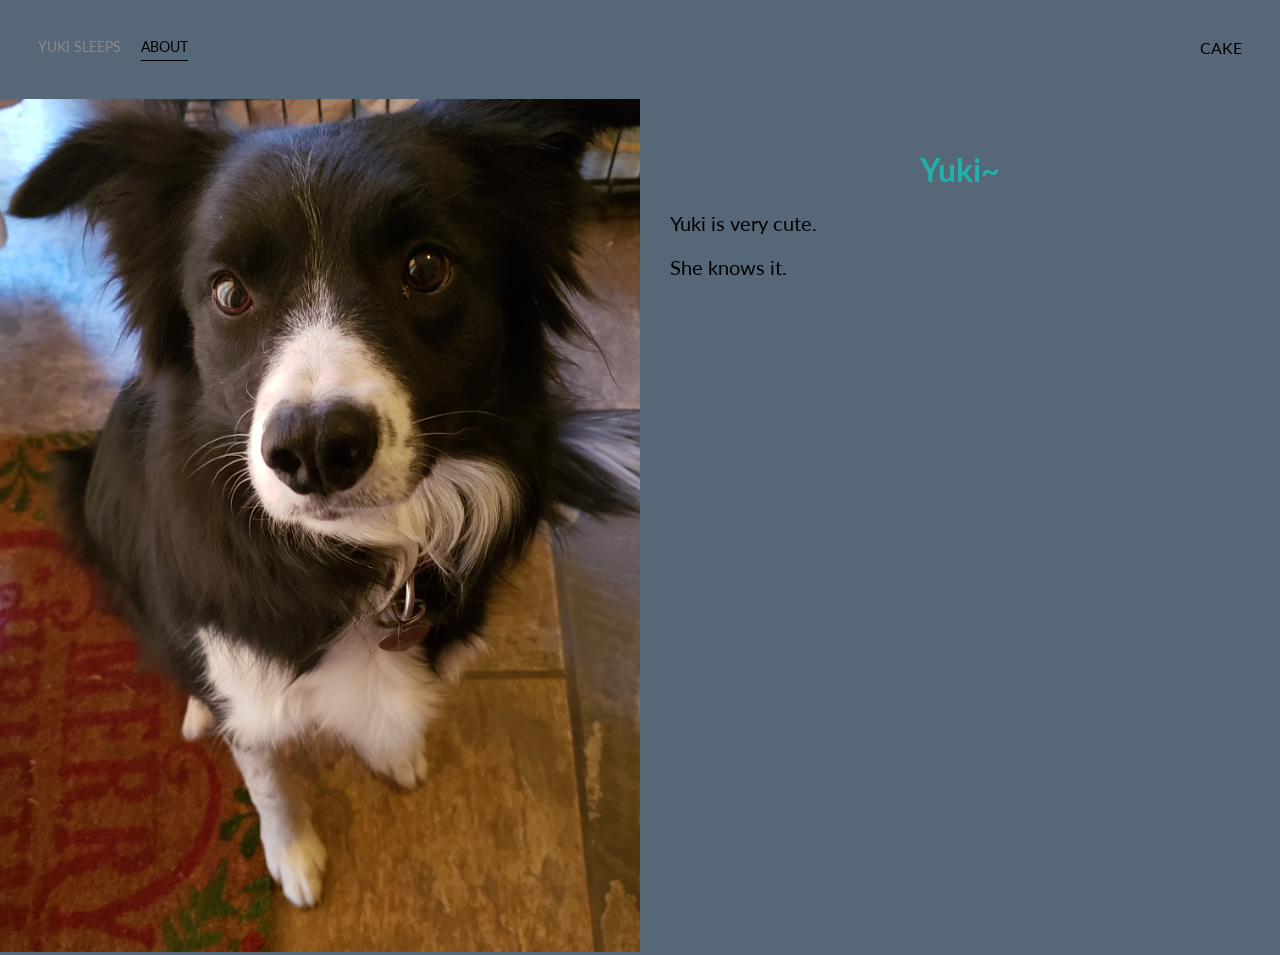
<file: about.html>
<!DOCTYPE html>
<html lang='en'>

<head>
    <meta charset="utf-8" />
    <title>About</title>
    <link href="https://fonts.googleapis.com/css?family=Lato" rel="stylesheet">
    <link rel="stylesheet" href="styles.css">
</head>

<body>
    <div class="container">
        <div class="nav-wrapper">
            <div class="left-side">
                <div class="nav-link-wrapper ">
                    <a href="index.html">Yuki Sleeps</a>
                </div>

                <div class="nav-link-wrapper active-nav-link">
                    <a href="about.html">About</a>
                </div>
            </div>

            <div class="right-side">
                <div class="brand">
                    CAKE
                </div>
            </div>
        </div>

        <div class="content-wrapper">
            <div class="two-column-wrapper">
                <div class="profile-image-wrapper">
                    <img src="src/about/yuki_iscute.jpg">
                </div>

                <div class="profile-content-wrapper">
                    <h1>Yuki~</h1>

                    <p>
                        Yuki is very cute.
                    </p>

                    <p> She knows it.</p>

                </div>
            </div>
        </div>
    </div>
</body>

</html>
</file>
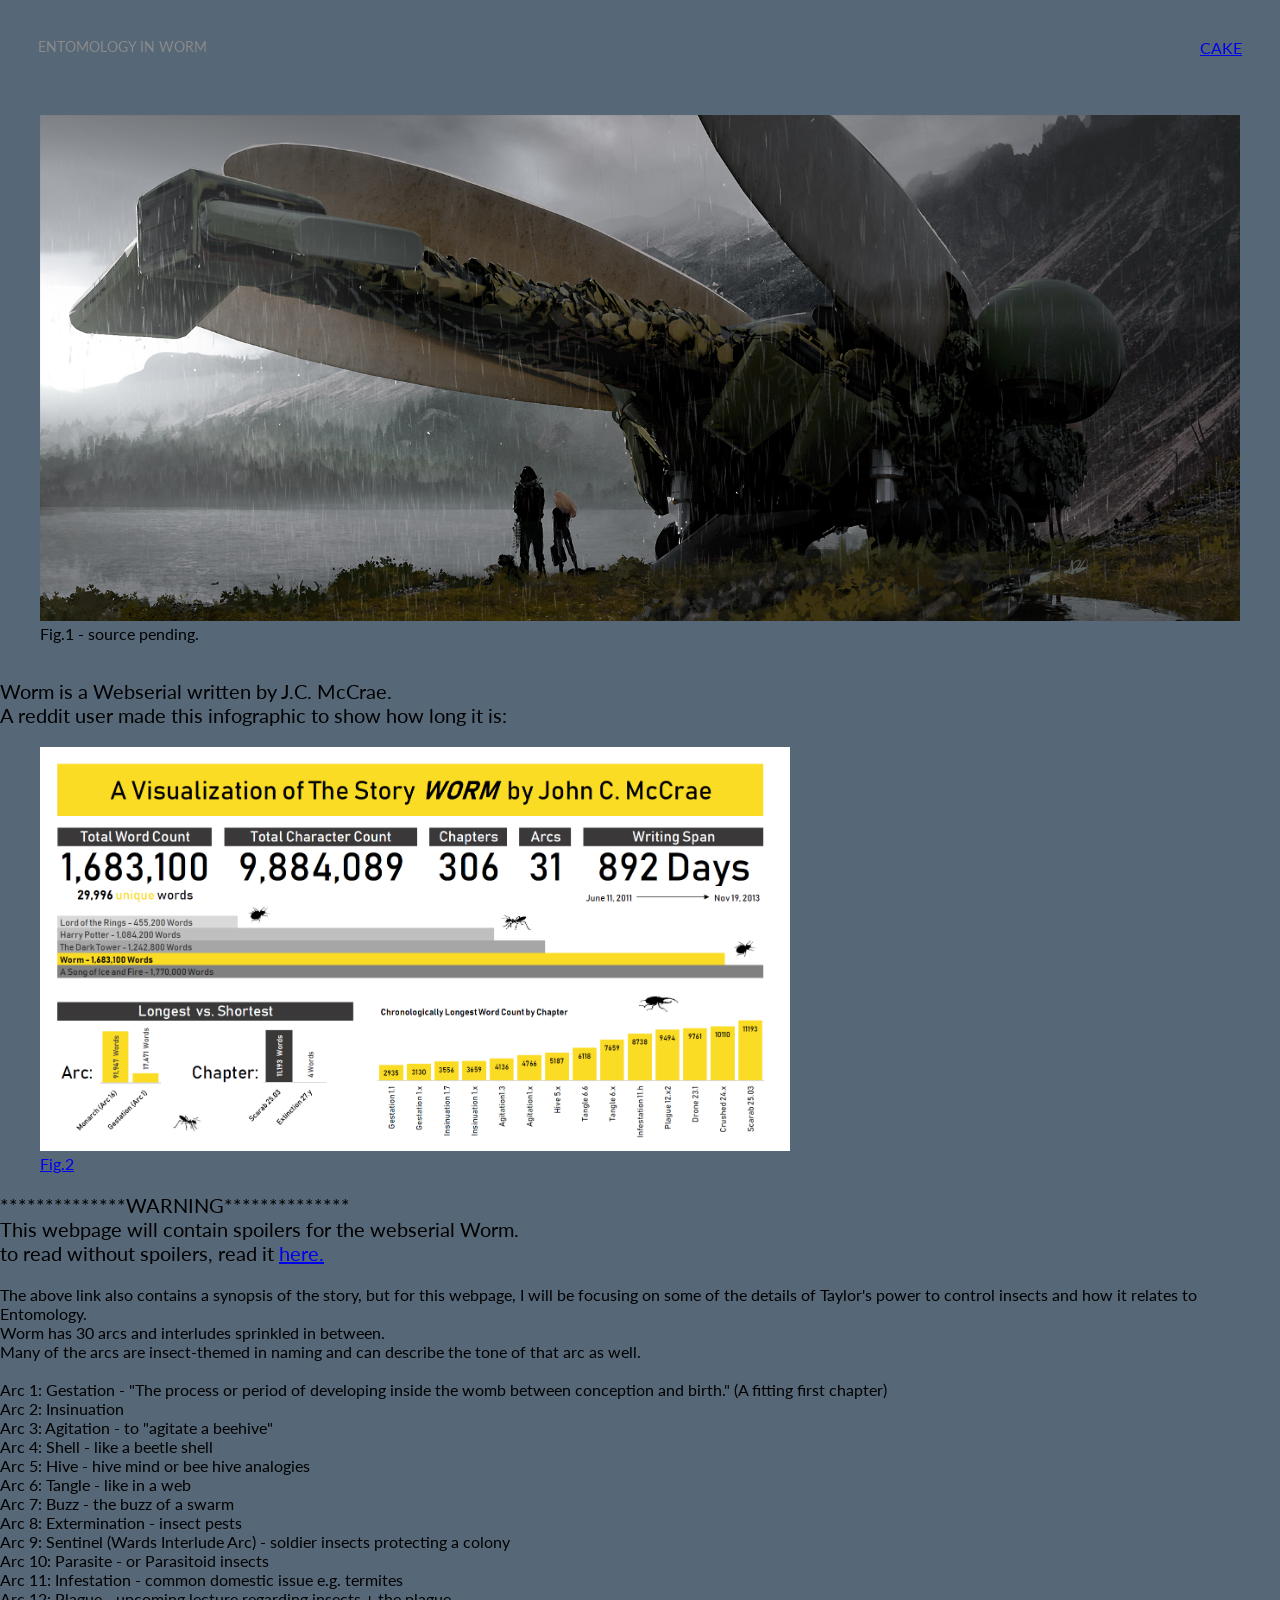
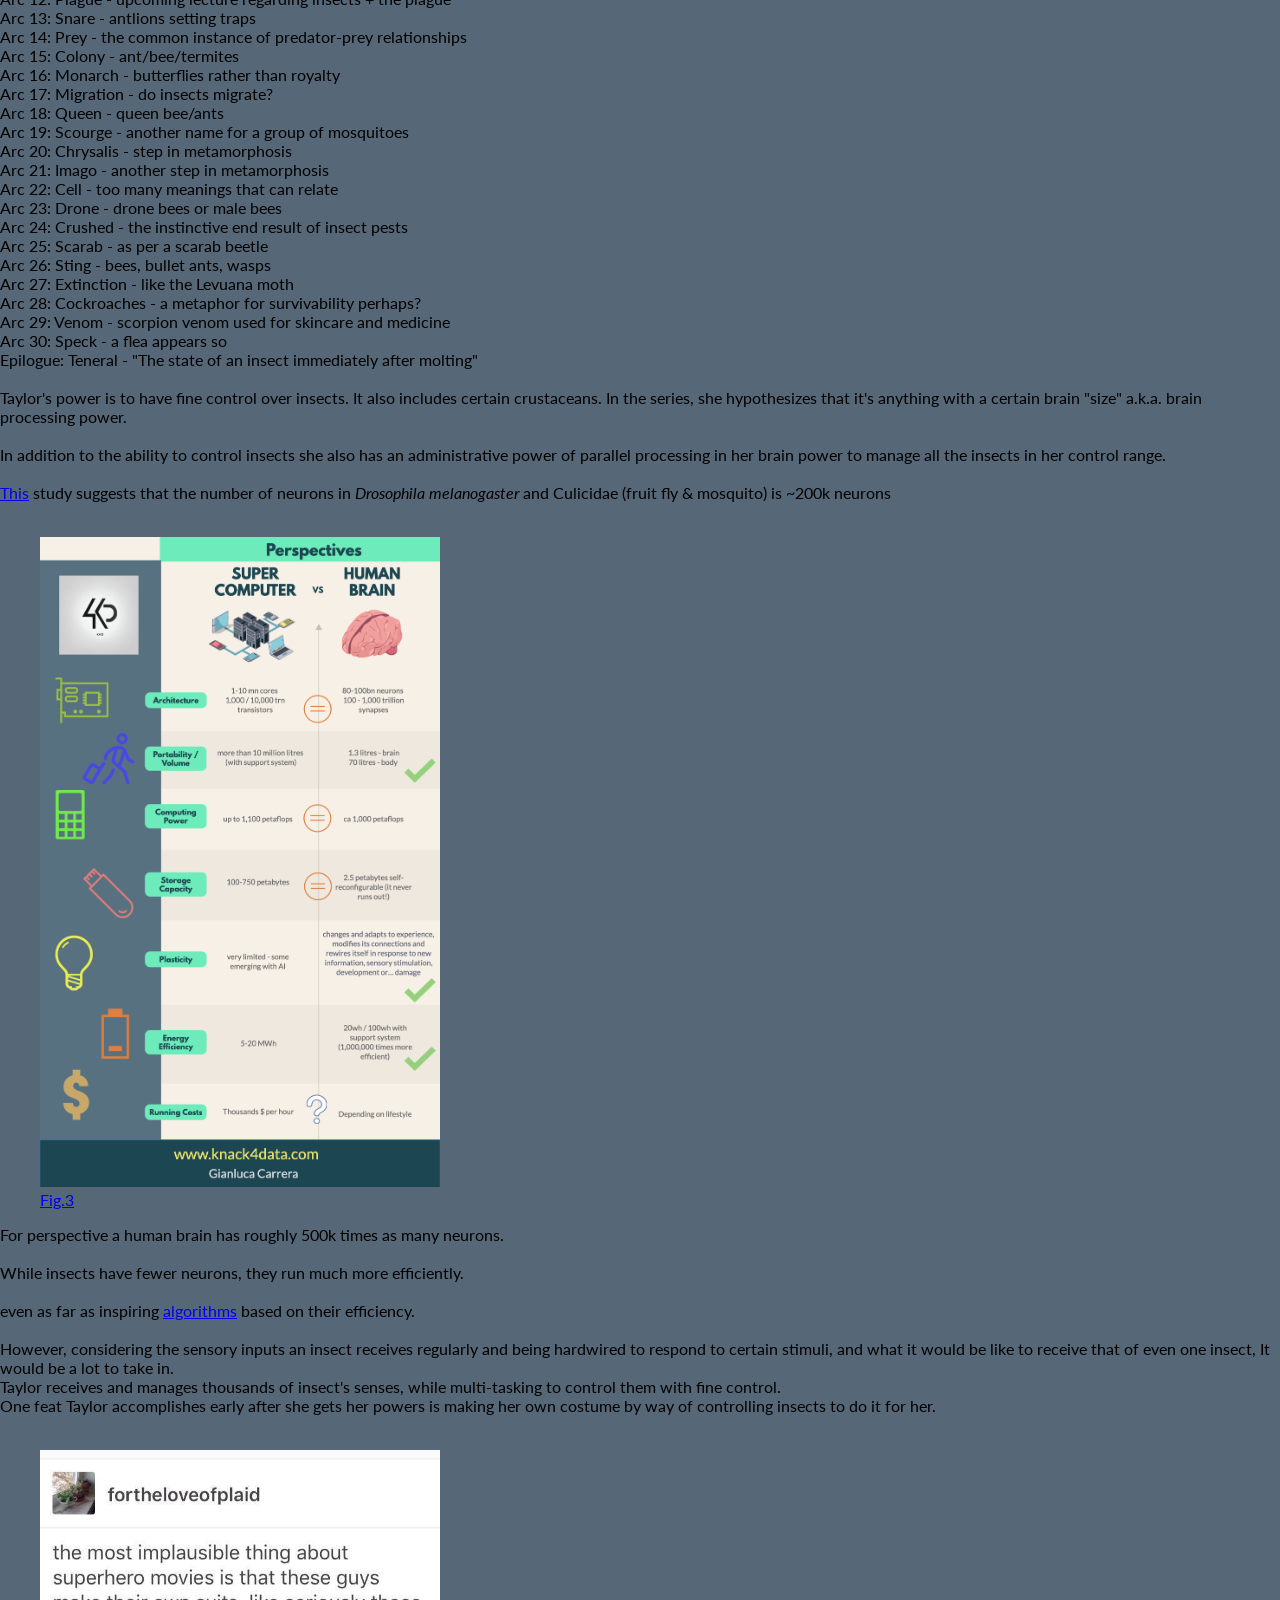
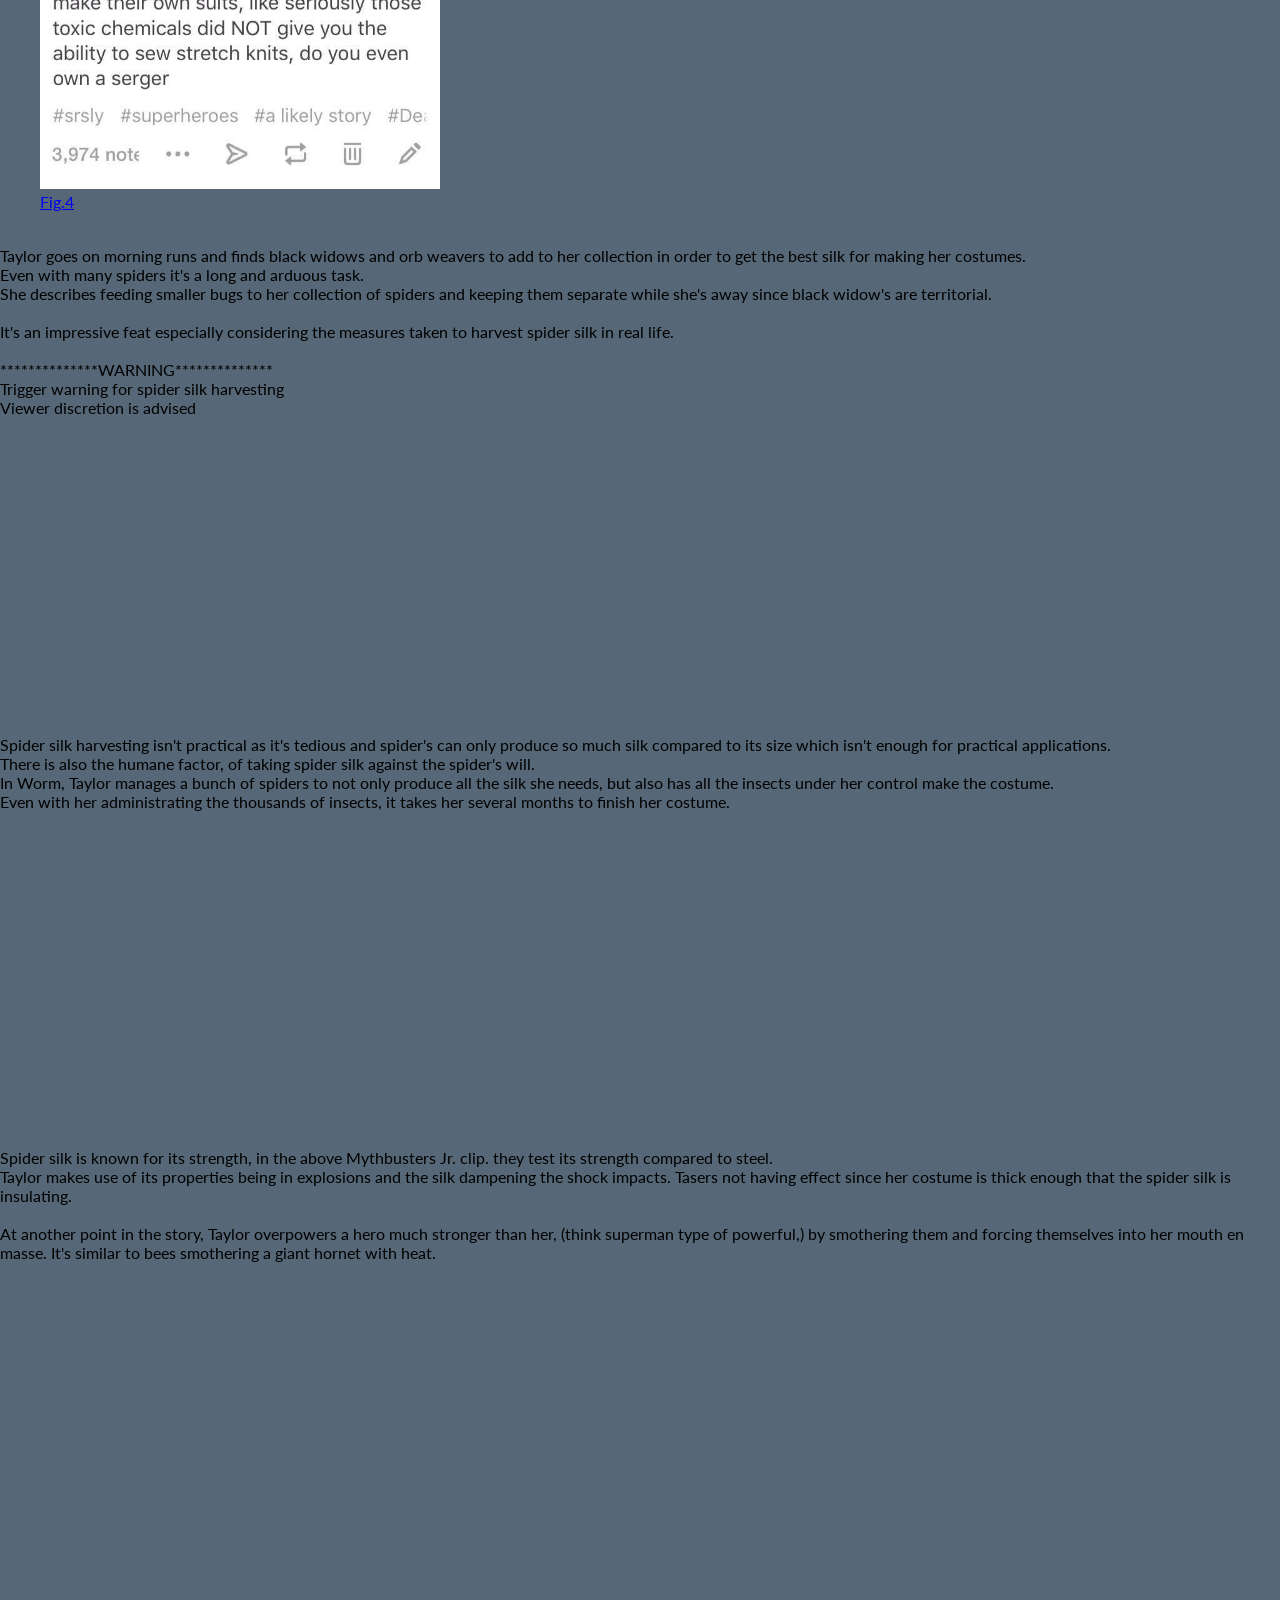
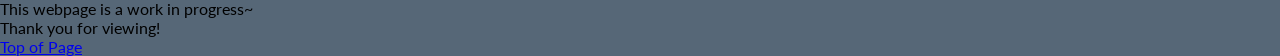
<file: skitter.html>
<!DOCTYPE html>
<html lang='en'>

<head>
    <meta charset="utf-8" />
    <title>Entomology In Worm</title>
    <link href="https://fonts.googleapis.com/css?family=Lato" rel="stylesheet">
    <link rel="stylesheet" href="styles.css">
</head>

<body>
    <div class="container">
        <div class="nav-wrapper">
            <div class="left-side">
                <div class="nav-link-wrapper ">
                    <a href="skitter.html">Entomology In Worm</a>
                </div>
            </div>

            <div class="right-side">
                <div class="brand">
                    <a href="index.html">CAKE</a>
                </div>
            </div>
        </div>

        <div class="content-wrapper">
            <div class="profile-image-wrapper">
                <figure>
                    <img src="src/skitter/worm1.png" alt="Worm Fanart">
                    <figcaption>Fig.1 - source pending.</figcaption>
                </figure>
            </div>
        </div>
    </div>
    </div>
    <div>
        <div>
            <p>
                Worm is a Webserial written by J.C. McCrae. <br>
                A reddit user made this infographic to show how long it is: <br>
            </p>
            <figure>
                <img src="src/skitter/worm2.png" alt="Worm data visualization" width="750">
                <figcaption>
                    <a href="https://www.reddit.com/r/dataisbeautiful/comments/8xbhc3/a_visualization_of_the_online_web_serial_worm_oc/"
                        target="_blank">Fig.2
                    </a>
                </figcaption>
            </figure>
            <p>
                **************WARNING**************<br>
                This webpage will contain spoilers for the webserial Worm. <br>
                to read without spoilers, read it <a href="https://parahumans.wordpress.com/" target="_blank">here.</a>
            </p>
            <section>
                The above link also contains a synopsis of the story, but for this webpage, I will be focusing on some
                of the details of Taylor's power to control insects and how it relates to Entomology.
                <br>
            </section>
            <section>
                Worm has 30 arcs and interludes sprinkled in between.<br>
                Many of the arcs are insect-themed in naming and can describe the tone of that arc as well.<br>
                <br>
                Arc 1: Gestation - "The process or period of developing inside the womb between conception and birth."
                (A fitting first chapter)<br>
                Arc 2: Insinuation<br>
                Arc 3: Agitation - to "agitate a beehive"<br>
                Arc 4: Shell - like a beetle shell<br>
                Arc 5: Hive - hive mind or bee hive analogies<br>
                Arc 6: Tangle - like in a web<br>
                Arc 7: Buzz - the buzz of a swarm<br>
                Arc 8: Extermination - insect pests<br>
                Arc 9: Sentinel (Wards Interlude Arc) - soldier insects protecting a colony<br>
                Arc 10: Parasite - or Parasitoid insects<br>
                Arc 11: Infestation - common domestic issue e.g. termites<br>
                Arc 12: Plague - upcoming lecture regarding insects + the plague<br>
                Arc 13: Snare - antlions setting traps<br>
                Arc 14: Prey - the common instance of predator-prey relationships<br>
                Arc 15: Colony - ant/bee/termites<br>
                Arc 16: Monarch - butterflies rather than royalty<br>
                Arc 17: Migration - do insects migrate?<br>
                Arc 18: Queen - queen bee/ants<br>
                Arc 19: Scourge - another name for a group of mosquitoes<br>
                Arc 20: Chrysalis - step in metamorphosis<br>
                Arc 21: Imago - another step in metamorphosis<br>
                Arc 22: Cell - too many meanings that can relate<br>
                Arc 23: Drone - drone bees or male bees<br>
                Arc 24: Crushed - the instinctive end result of insect pests<br>
                Arc 25: Scarab - as per a scarab beetle<br>
                Arc 26: Sting - bees, bullet ants, wasps<br>
                Arc 27: Extinction - like the Levuana moth <br>
                Arc 28: Cockroaches - a metaphor for survivability perhaps?<br>
                Arc 29: Venom - scorpion venom used for skincare and medicine<br>
                Arc 30: Speck - a flea appears so<br>
                Epilogue: Teneral - "The state of an insect immediately after molting"<br>
                <br>
            </section>
            <section>
                Taylor's power is to have fine control over insects. It also includes certain crustaceans. In the
                series, she hypothesizes that it's anything with a certain brain "size" a.k.a. brain processing
                power.<br>
                <br>

                In addition to the ability to control insects she also has an administrative power of parallel
                processing in her brain power to manage all the insects in her control range.<br>
                <br>

                <a href="https://www.ncbi.nlm.nih.gov/pmc/articles/PMC8121336/" target="_blank"
                    rel="noopener noreferrer">This</a> study suggests that the number of neurons in <i>Drosophila
                    melanogaster</i> and Culicidae (fruit fly & mosquito) is ~200k neurons<br>
                <br>
            </section>
            <section>
                <figure>
                    <img src="src/skitter/worm3.png" alt="Human Brain processing power" width="400">
                    <figcaption>
                        <a href="https://www.knack4data.com/celebrating-the-human-brain-brain-versus-machine-a92ecf8e3b92"
                            target="_blank">Fig.3
                        </a>
                    </figcaption>
                </figure>
                For perspective a human brain has roughly 500k times as many neurons.<br><br>
                While insects have fewer neurons, they run much more efficiently.<br><br>
                even as far as inspiring <a href="https://pubs.acs.org/doi/10.1021/acsphotonics.0c01003" target="_blank"
                    rel="noopener noreferrer">algorithms</a> based on their efficiency.<br>
                <br>
                However, considering the sensory inputs an insect receives regularly and being hardwired to respond to
                certain stimuli, and what it would be like to receive that of even one insect, It would be a lot to take
                in.<br>
                Taylor receives and manages thousands of insect's senses, while multi-tasking to control them with fine
                control.<br>
            </section>
            <section>
                One feat Taylor accomplishes early after she gets her powers is making her own costume by way of
                controlling insects to do it for her.<br>
                <br>
                <figure>
                    <img src="src/skitter/worm4.jpg" alt="A meme about superhero costumes" width="400">
                    <figcaption>
                        <a href="https://www.reddit.com/r/Parahumans/comments/690bfr/another_reason_worm_is_so_realistic_from_rsewing/"
                            target="_blank">Fig.4
                        </a>
                    </figcaption>
                </figure>
                <br>
                Taylor goes on morning runs and finds black widows and orb weavers to add to her collection in order to
                get the best silk for making her costumes.<br>
                Even with many spiders it's a long and arduous task.<br>
                She describes feeding smaller bugs to her collection of spiders and keeping them separate while she's
                away since black widow's are territorial.<br><br>

                It's an impressive feat especially considering the measures taken to harvest spider silk in real
                life.<br>
                <br>
                **************WARNING**************<br>
                Trigger warning for spider silk harvesting<br>
                Viewer discretion is advised<br>
                <iframe width="560" height="315" src="https://www.youtube.com/embed/aLSGBQUA8l0?si=mkDpB-LN5GC5Vmlm"
                    title="YouTube video player" frameborder="0"
                    allow="accelerometer; autoplay; clipboard-write; encrypted-media; gyroscope; picture-in-picture; web-share"
                    referrerpolicy="strict-origin-when-cross-origin" allowfullscreen>
                </iframe>
                <br>
                Spider silk harvesting isn't practical as it's tedious and spider's can only produce so much silk compared to its size which isn't enough for practical applications.<br>
                There is also the humane factor, of taking spider silk against the spider's will.<br>
                In Worm, Taylor manages a bunch of spiders to not only produce all the silk she needs, but also has all the insects under her control make the costume.<br>
                Even with her administrating the thousands of insects, it takes her several months to finish her costume.<br>
                <iframe width="560" height="315" src="https://www.youtube.com/embed/dMN_wQ6Zyy0?si=ZSy3s0QEIa_WoKk2" title="YouTube video player" frameborder="0" allow="accelerometer; autoplay; clipboard-write; encrypted-media; gyroscope; picture-in-picture; web-share" referrerpolicy="strict-origin-when-cross-origin" allowfullscreen></iframe><br><br>
                Spider silk is known for its strength, in the above Mythbusters Jr. clip. they test its strength compared to steel.<br>
                Taylor makes use of its properties being in explosions and the silk dampening the shock impacts. Tasers not having effect since her costume is thick enough that the spider silk is insulating. <br><br>

                At another point in the story, Taylor overpowers a hero much stronger than her, (think superman type of powerful,) by smothering them and forcing themselves into her mouth en masse. It's similar to bees smothering a giant hornet with heat. <br>

                <iframe width="560" height="315" src="https://www.youtube.com/embed/UNroEwFxh6I?si=yR0uy1ShFWcuQXzM" title="YouTube video player" frameborder="0" allow="accelerometer; autoplay; clipboard-write; encrypted-media; gyroscope; picture-in-picture; web-share" referrerpolicy="strict-origin-when-cross-origin" allowfullscreen></iframe>

                

                <br><br>
                This webpage is a work in progress~<br>
                Thank you for viewing!<br>
            </section>
            <section>
                <a href="https://cakepop.moe/skitter.html">Top of Page</a>
            </section>
        </div>
    </div>
</body>

</html>
</file>
<file: styles.css>
body {
    background-color: #566777;
    font-family: "Lato", sans-serif;
    margin: 0px;
}

h1{
    color: white;
    text-align: center;
}

p{
    font-family: "Lato", sans-serif;
    font-size: 20px;
}

.container {
    display: grid;
    grid-template-columns: 1fr;
}

.nav-wrapper {
    display: flex;
    justify-content: space-between;
    padding: 38px;
}

.left-side {
    display: flex;
}

.nav-wrapper>.left-side>div {
    margin-right: 20px;
    text-transform: uppercase;
    font-size: 0.9rem;
}

.nav-link-wrapper {
    height: 22px;
    border-bottom: 1px solid transparent;
    transition: border-bottom 0.5s;
}

.active-nav-link {
    border-bottom: 1px solid black;
}

.active-nav-link a {
    color: black !important;
}

.nav-link-wrapper a {
    color: #8a8a8a;
    text-decoration: none;
    transition: color 0.5s;
}

.nav-link-wrapper:hover {
    border-bottom: 1px solid black;
}

.nav-link-wrapper a:hover {
    color: black;
}

.active-nav-link {
    border-bottom: 1px solid black;
}

.active-nav-link a {
    color: black !important;
}

/*Portfolio Styles */
.portfolio-items-wrapper {
    display: grid;
    grid-template-columns: 1fr 1fr 1fr;
}

.portfolio-item-wrapper {
    position: relative;
}

.portfolio-img-background {
    background-size: cover;
    background-position: center;
    background-repeat: no-repeat;
    height: 350px;
    width: 100%;
}

.img-text-wrapper {
    position: absolute;
    top: 0;
    display: flex;
    flex-direction: column;
    justify-content: center;
    align-items: center;
    height: 100%;
    text-align: center;
    padding-left: 100px;
    padding-right: 100px;
}

.logo-wrapper img {
    width: 50%;
    margin-bottom: 20px;
}

.img-text-wrapper .subtitle {
    transition: 1s;
    font-weight: 600;
    color: transparent;
}

.img-text-wrapper:hover .subtitle {
    font-weight: 600;
    color: lightseagreen;
}

.img-darken {
    transition: 1s;
    filter: brightness(10%);
}

.two-column-wrapper {
    display: grid;
    grid-template-columns: 1fr 1fr;
}

.profile-image-wrapper img {
    width: 100%;
}

.profile-content-wrapper {
    padding: 30px;
}

.profile-content-wrapper h1 {
    color: lightseagreen;
}

#content figcaption {
    border: 1px solid blue;
    font-family: Verdana, Geneva, sans-serif;
    font-size: 8px;
    text-shadow: none;
    color: black;
    text-align: center;
    height: auto;
    word-wrap: break-word;
    width:300px;
}
</file>
